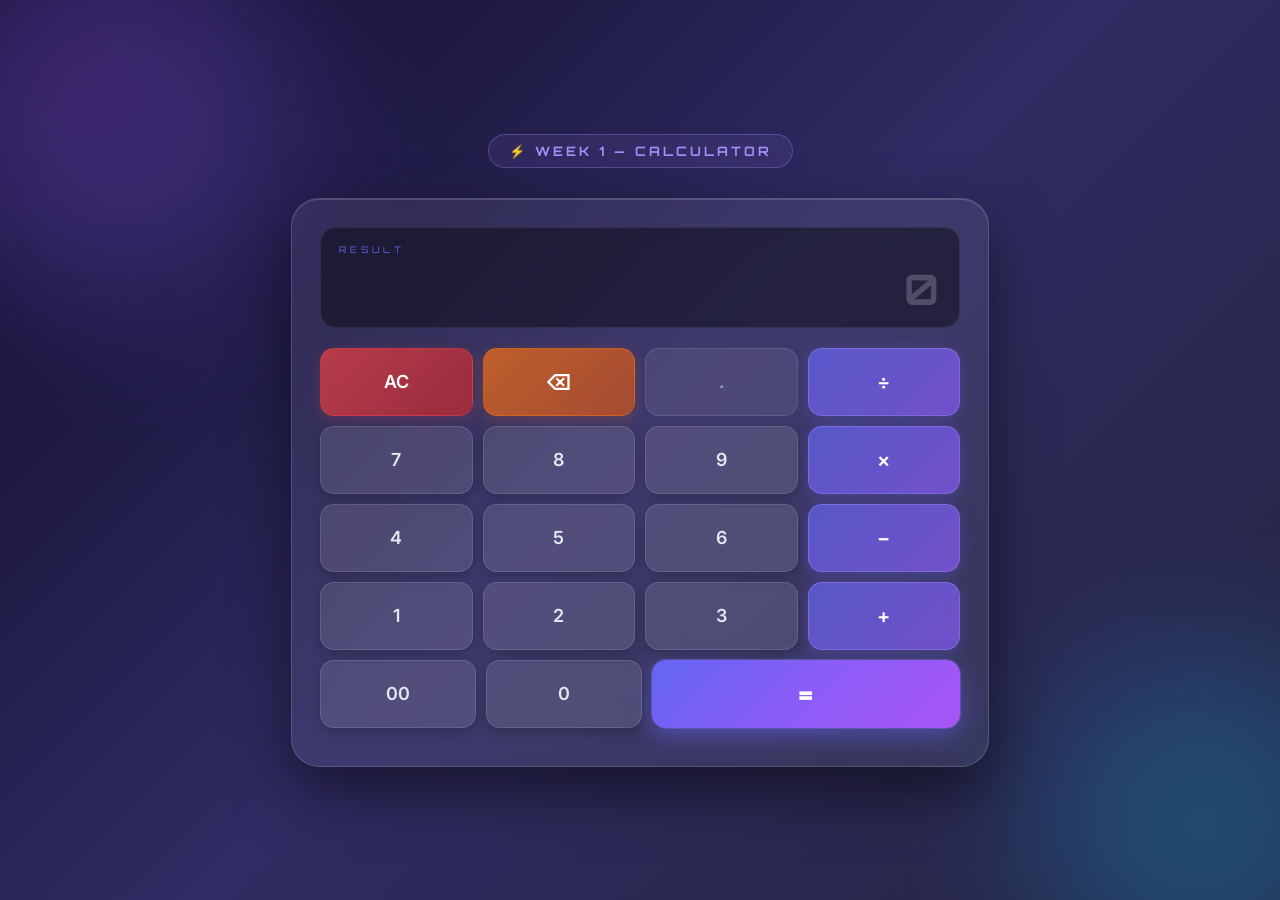
<file: Week 1/index.html>
<!DOCTYPE html>
<html lang="en">

<head>
    <meta charset="UTF-8" />
    <meta name="viewport" content="width=device-width, initial-scale=1.0" />
    <meta name="description" content="A modern glassmorphism calculator with smooth animations" />
    <title>Calculator | Week 1</title>
    <link rel="preconnect" href="https://fonts.googleapis.com">
    <link
        href="https://fonts.googleapis.com/css2?family=Orbitron:wght@400;700;900&family=Inter:wght@300;400;600&display=swap"
        rel="stylesheet">
    <link rel="stylesheet" href="style.css">
</head>

<body>
    <div class="container">
        <div class="week-badge">⚡ Week 1 — Calculator</div>
        <div class="calculator">
            <form onsubmit="return false;">
                <div class="display">
                    <div class="display-label">RESULT</div>
                    <input type="text" id="display" readonly placeholder="0" />
                </div>
                <div class="btn-row">
                    <input type="button" value="AC" onclick="clearDisplay()" class="btn-special btn-clear">
                    <input type="button" value="⌫" onclick="deleteLast()" class="btn-special btn-delete">
                    <input type="button" value="." onclick="appendToDisplay('.')" class="btn-special">
                    <input type="button" value="÷" onclick="appendToDisplay('/')" class="btn-operator">
                </div>
                <div class="btn-row">
                    <input type="button" value="7" onclick="appendToDisplay('7')" class="btn-number">
                    <input type="button" value="8" onclick="appendToDisplay('8')" class="btn-number">
                    <input type="button" value="9" onclick="appendToDisplay('9')" class="btn-number">
                    <input type="button" value="×" onclick="appendToDisplay('*')" class="btn-operator">
                </div>
                <div class="btn-row">
                    <input type="button" value="4" onclick="appendToDisplay('4')" class="btn-number">
                    <input type="button" value="5" onclick="appendToDisplay('5')" class="btn-number">
                    <input type="button" value="6" onclick="appendToDisplay('6')" class="btn-number">
                    <input type="button" value="−" onclick="appendToDisplay('-')" class="btn-operator">
                </div>
                <div class="btn-row">
                    <input type="button" value="1" onclick="appendToDisplay('1')" class="btn-number">
                    <input type="button" value="2" onclick="appendToDisplay('2')" class="btn-number">
                    <input type="button" value="3" onclick="appendToDisplay('3')" class="btn-number">
                    <input type="button" value="+" onclick="appendToDisplay('+')" class="btn-operator">
                </div>
                <div class="btn-row">
                    <input type="button" value="00" onclick="appendToDisplay('00')" class="btn-number">
                    <input type="button" value="0" onclick="appendToDisplay('0')" class="btn-number">
                    <input type="button" value="=" onclick="calculate()" class="btn-equal">
                </div>
            </form>
        </div>
    </div>

    <script>
        function appendToDisplay(val) {
            const disp = document.getElementById('display');
            // Prevent multiple operators in a row
            const operators = ['+', '-', '*', '/'];
            const last = disp.value.slice(-1);
            if (operators.includes(val) && operators.includes(last)) return;
            disp.value += val;
        }

        function clearDisplay() {
            document.getElementById('display').value = '';
        }

        function deleteLast() {
            const disp = document.getElementById('display');
            disp.value = disp.value.toString().slice(0, -1);
        }

        function calculate() {
            const disp = document.getElementById('display');
            try {
                const result = Function('"use strict"; return (' + disp.value + ')')();
                disp.value = parseFloat(result.toFixed(10)).toString();
            } catch (e) {
                disp.value = 'Error';
                setTimeout(() => { disp.value = ''; }, 1200);
            }
        }

        // Keyboard support
        document.addEventListener('keydown', (e) => {
            if ('0123456789+-*/%.'.includes(e.key)) appendToDisplay(e.key);
            else if (e.key === 'Enter' || e.key === '=') calculate();
            else if (e.key === 'Backspace') deleteLast();
            else if (e.key === 'Escape') clearDisplay();
        });
    </script>
</body>

</html>
</file>
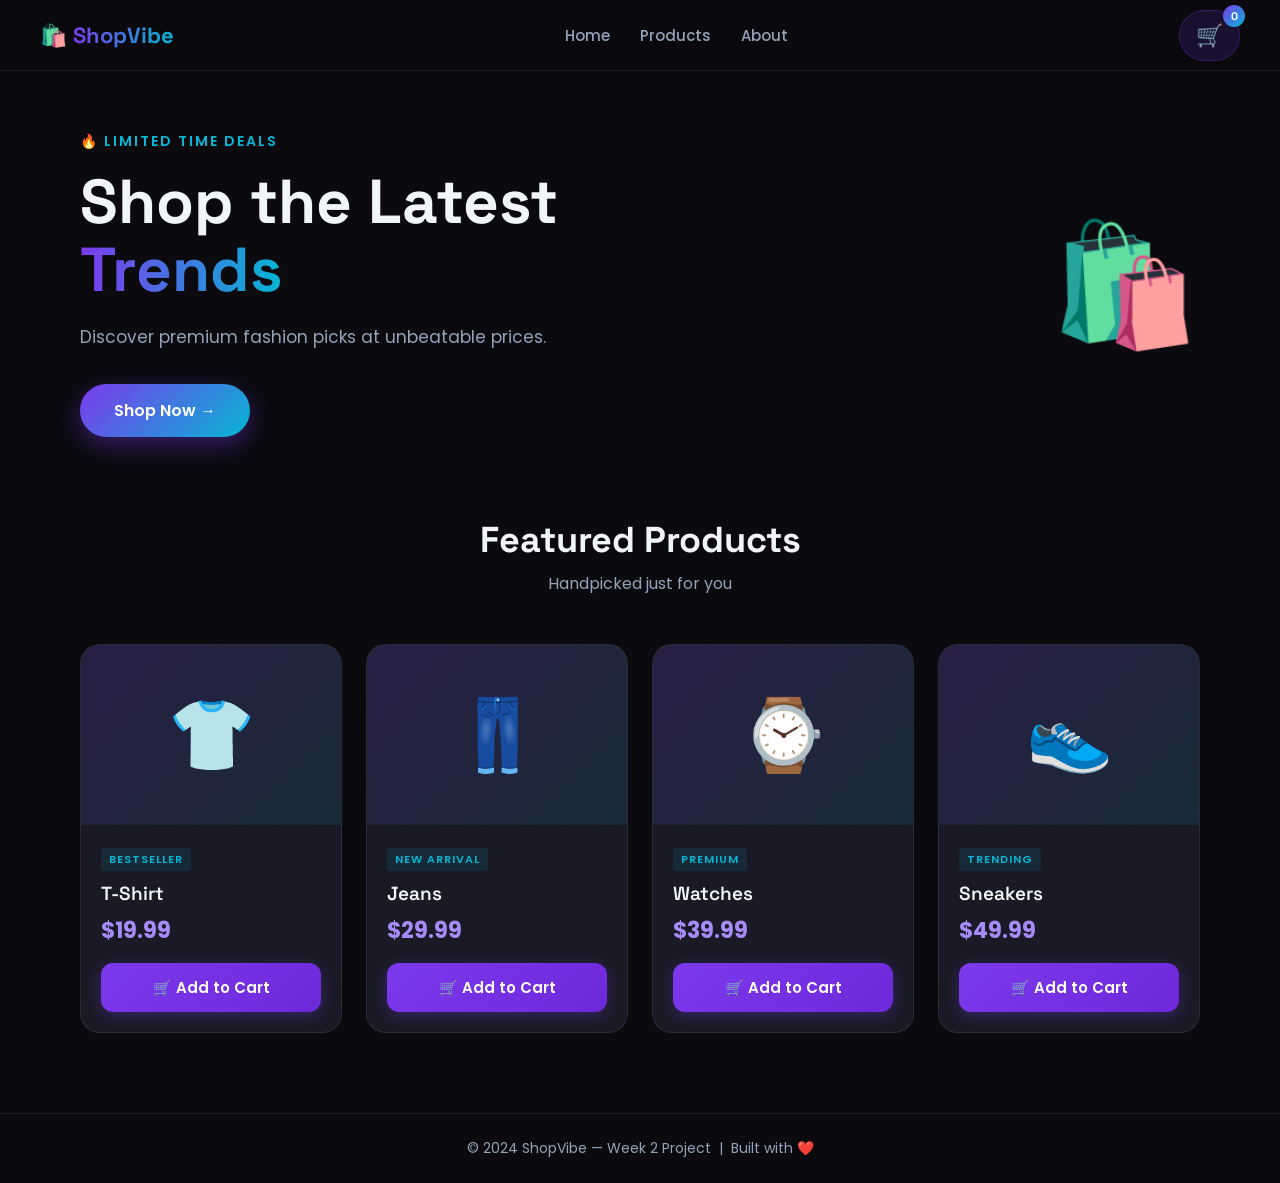
<file: Week 2/index.html>
<!DOCTYPE html>
<html lang="en">
<head>
  <meta charset="UTF-8" />
  <meta name="viewport" content="width=device-width, initial-scale=1.0" />
  <meta name="description" content="Modern E-Commerce store — Week 2 internship project" />
  <title>ShopVibe | E-Commerce Store</title>
  <link rel="preconnect" href="https://fonts.googleapis.com">
  <link href="https://fonts.googleapis.com/css2?family=Poppins:wght@300;400;500;600;700;800&family=Space+Grotesk:wght@400;500;700&display=swap" rel="stylesheet">
  <link rel="stylesheet" href="style1.css">
</head>
<body>

  <header>
    <div class="header-inner">
      <div class="logo">🛍️ <span>ShopVibe</span></div>
      <nav class="nav-links">
        <a href="#">Home</a>
        <a href="#">Products</a>
        <a href="#">About</a>
      </nav>
      <div class="cart-icon" id="cart-icon">
        🛒 <span class="cart-badge" id="cart-count">0</span>
      </div>
    </div>
  </header>

  <section class="hero">
    <div class="hero-text">
      <p class="hero-sub">🔥 Limited Time Deals</p>
      <h1>Shop the Latest <br><span class="gradient-text">Trends</span></h1>
      <p class="hero-desc">Discover premium fashion picks at unbeatable prices.</p>
      <a href="#products" class="cta-btn">Shop Now →</a>
    </div>
    <div class="hero-image">🛍️</div>
  </section>

  <section id="products">
    <div class="section-header">
      <h2>Featured Products</h2>
      <p>Handpicked just for you</p>
    </div>
    <div class="product-grid" id="product-list"></div>
  </section>

  <div class="cart-toast" id="cart-toast">✅ Added to cart!</div>

  <footer>
    <p>© 2024 ShopVibe — Week 2 Project &nbsp;|&nbsp; Built with ❤️</p>
  </footer>

  <script src="script1.js"></script>
</body>
</html>
</file>
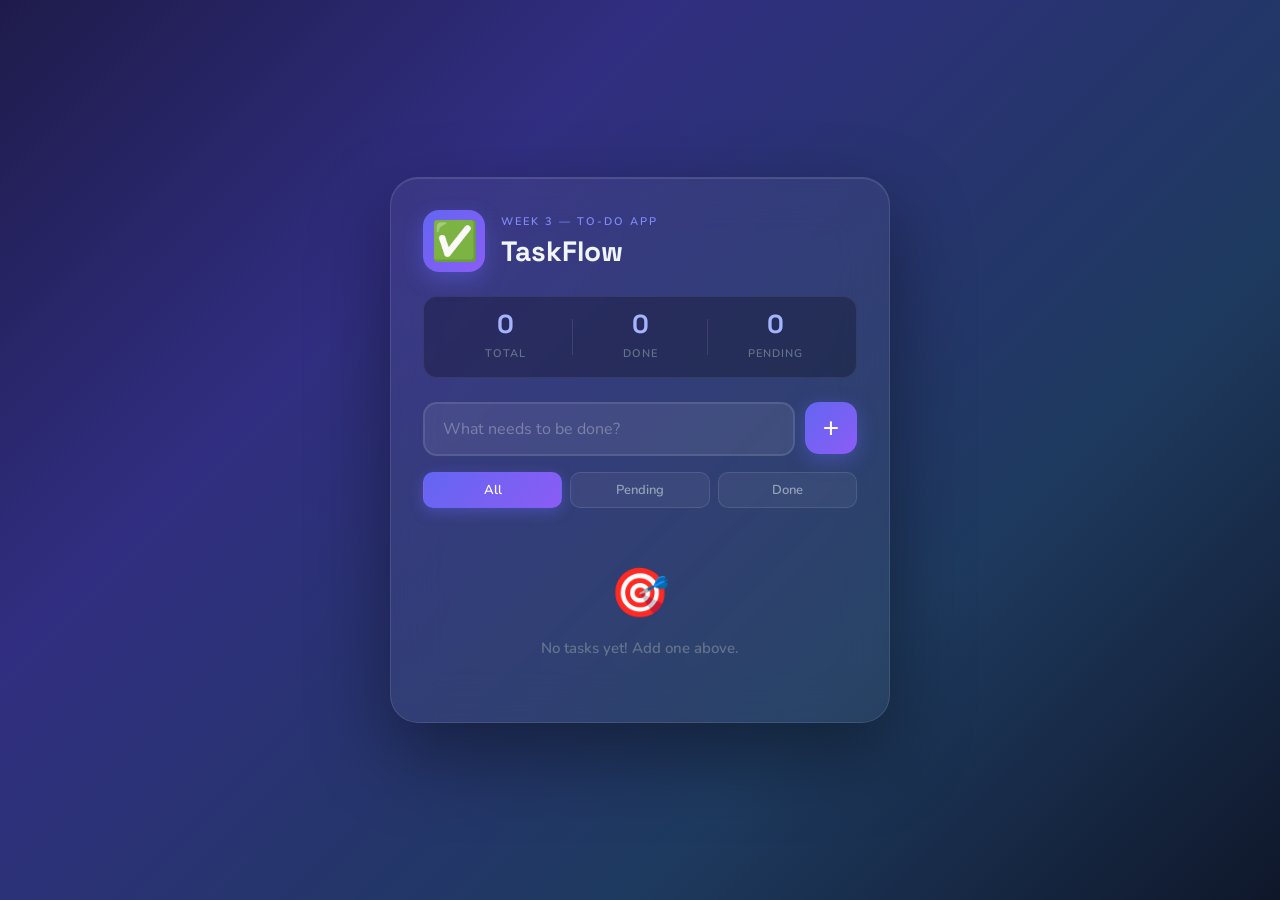
<file: Week 3/index.html>
<!DOCTYPE html>
<html lang="en">
<head>
  <meta charset="UTF-8" />
  <meta name="viewport" content="width=device-width, initial-scale=1" />
  <meta name="description" content="Smart To-Do List — Week 3 internship project" />
  <title>TaskFlow | To-Do List</title>
  <link rel="preconnect" href="https://fonts.googleapis.com">
  <link href="https://fonts.googleapis.com/css2?family=Nunito:wght@300;400;600;700;800;900&family=Space+Grotesk:wght@400;600;700&display=swap" rel="stylesheet">
  <link rel="stylesheet" href="style2.css" />
</head>
<body>
  <div class="app-wrapper">
    <div class="container">

      <div class="app-header">
        <div class="app-icon">✅</div>
        <div>
          <p class="week-label">Week 3 — To-Do App</p>
          <h1>TaskFlow</h1>
        </div>
      </div>

      <div class="stats-bar">
        <div class="stat">
          <span class="stat-num" id="total-count">0</span>
          <span class="stat-label">Total</span>
        </div>
        <div class="stat-divider"></div>
        <div class="stat">
          <span class="stat-num" id="done-count">0</span>
          <span class="stat-label">Done</span>
        </div>
        <div class="stat-divider"></div>
        <div class="stat">
          <span class="stat-num" id="pending-count">0</span>
          <span class="stat-label">Pending</span>
        </div>
      </div>

      <div class="input-section">
        <input type="text" id="todo-input" placeholder="What needs to be done?" autocomplete="off" />
        <button id="add-btn">+</button>
      </div>

      <div class="filter-bar">
        <button class="filter-btn active" data-filter="all">All</button>
        <button class="filter-btn" data-filter="pending">Pending</button>
        <button class="filter-btn" data-filter="done">Done</button>
      </div>

      <ul id="todo-list"></ul>

      <div class="empty-state" id="empty-state">
        <div class="empty-icon">🎯</div>
        <p>No tasks yet! Add one above.</p>
      </div>
    </div>
  </div>
  <!-- Fixed: was incorrectly pointing to script.js, corrected to script2.js -->
  <script src="script2.js"></script>
</body>
</html>
</file>
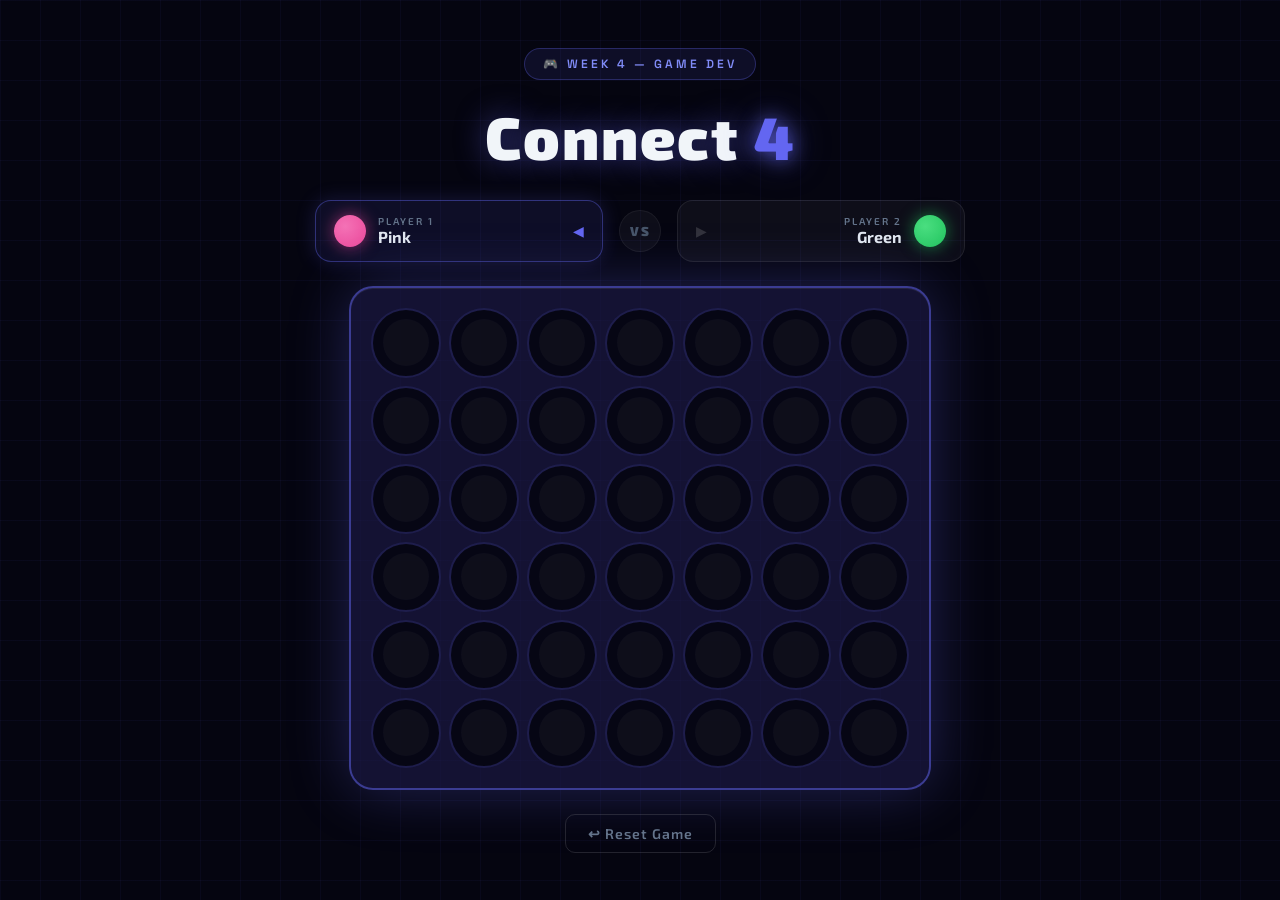
<file: Week 4/index.html>
<!DOCTYPE html>
<html lang="en">
<head>
    <meta charset="UTF-8">
    <meta name="viewport" content="width=device-width, initial-scale=1.0, user-scalable=no">
    <meta name="description" content="Connect 4 — 2-player strategy game. Week 4 internship project." />
    <title>Connect 4 | Week 4</title>
    <link rel="preconnect" href="https://fonts.googleapis.com">
    <link href="https://fonts.googleapis.com/css2?family=Exo+2:wght@400;600;700;800;900&family=Space+Grotesk:wght@400;500;700&display=swap" rel="stylesheet">
    <link rel="stylesheet" href="style3.css">
    <script src="script3.js" defer></script>
</head>
<body>
    <div class="page-wrapper">
        <div class="week-badge">🎮 Week 4 — Game Dev</div>
        <h1>Connect <span class="highlight">4</span></h1>

        <div class="player-status">
            <div class="player-card" id="card-pink">
                <div class="player-chip pink-chip"></div>
                <div class="player-info">
                    <span class="player-label">Player 1</span>
                    <span class="player-name">Pink</span>
                </div>
                <div class="turn-arrow">◀</div>
            </div>
            <div class="vs-badge">VS</div>
            <div class="player-card" id="card-green">
                <div class="turn-arrow">▶</div>
                <div class="player-info" style="text-align:right">
                    <span class="player-label">Player 2</span>
                    <span class="player-name">Green</span>
                </div>
                <div class="player-chip green-chip"></div>
            </div>
        </div>

        <div id="winner-banner" class="winner-banner hidden">
            <span id="winner-text"></span>
            <button id="reset-btn" onclick="resetGame()">🔄 Play Again</button>
        </div>

        <div class="board-container">
            <div id="board"></div>
        </div>

        <button class="reset-link" onclick="resetGame()">↩ Reset Game</button>
    </div>
</body>
</html>
</file>
<file: Week 1/style.css>
@import url('https://fonts.googleapis.com/css2?family=Orbitron:wght@400;700;900&family=Inter:wght@300;400;600&display=swap');

* {
    margin: 0;
    padding: 0;
    box-sizing: border-box;
}

body {
    font-family: 'Inter', sans-serif;
}

.container {
    width: 100%;
    min-height: 100vh;
    background: linear-gradient(135deg, #0f0c29 0%, #302b63 50%, #24243e 100%);
    display: flex;
    flex-direction: column;
    align-items: center;
    justify-content: center;
    padding: 20px;
    position: relative;
    overflow: hidden;
}

/* Animated background blobs */
.container::before,
.container::after {
    content: '';
    position: absolute;
    border-radius: 50%;
    filter: blur(80px);
    opacity: 0.3;
    animation: floatBlob 8s ease-in-out infinite alternate;
}
.container::before {
    width: 400px;
    height: 400px;
    background: radial-gradient(circle, #a855f7, #6366f1);
    top: -100px;
    left: -100px;
}
.container::after {
    width: 350px;
    height: 350px;
    background: radial-gradient(circle, #06b6d4, #3b82f6);
    bottom: -100px;
    right: -100px;
    animation-delay: 2s;
}

@keyframes floatBlob {
    0% { transform: translate(0, 0) scale(1); }
    100% { transform: translate(30px, 30px) scale(1.1); }
}

.week-badge {
    font-family: 'Orbitron', sans-serif;
    font-size: 13px;
    font-weight: 700;
    letter-spacing: 3px;
    color: #a78bfa;
    background: rgba(167, 139, 250, 0.1);
    border: 1px solid rgba(167, 139, 250, 0.3);
    padding: 8px 20px;
    border-radius: 50px;
    margin-bottom: 30px;
    text-transform: uppercase;
    backdrop-filter: blur(10px);
}

.calculator {
    background: rgba(255, 255, 255, 0.07);
    backdrop-filter: blur(20px);
    -webkit-backdrop-filter: blur(20px);
    border: 1px solid rgba(255, 255, 255, 0.15);
    border-radius: 28px;
    padding: 28px;
    box-shadow:
        0 25px 60px rgba(0, 0, 0, 0.5),
        inset 0 1px 0 rgba(255, 255, 255, 0.15);
    position: relative;
    z-index: 1;
    min-width: 320px;
}

/* Display */
.display {
    background: rgba(0, 0, 0, 0.4);
    border-radius: 16px;
    padding: 16px 18px 12px;
    margin-bottom: 20px;
    border: 1px solid rgba(255, 255, 255, 0.08);
}

.display-label {
    font-family: 'Orbitron', sans-serif;
    font-size: 9px;
    letter-spacing: 4px;
    color: #6366f1;
    margin-bottom: 8px;
}

.display input {
    background: transparent;
    border: none;
    outline: none;
    width: 100%;
    text-align: right;
    font-family: 'Orbitron', sans-serif;
    font-size: 42px;
    font-weight: 700;
    color: #e2e8f0;
    letter-spacing: 2px;
    caret-color: #a78bfa;
}

.display input::placeholder {
    color: rgba(255, 255, 255, 0.2);
}

/* Button rows */
.btn-row {
    display: flex;
    gap: 10px;
    margin-bottom: 10px;
}

/* Base button */
.calculator form input[type="button"] {
    flex: 1;
    height: 68px;
    border: none;
    outline: none;
    border-radius: 14px;
    font-size: 18px;
    font-weight: 600;
    cursor: pointer;
    transition: all 0.15s cubic-bezier(0.4, 0, 0.2, 1);
    position: relative;
    overflow: hidden;
    font-family: 'Inter', sans-serif;
}

/* Ripple effect */
.calculator form input[type="button"]:active {
    transform: scale(0.93);
}

/* Number buttons */
.btn-number {
    background: rgba(255, 255, 255, 0.1);
    color: #e2e8f0;
    border: 1px solid rgba(255, 255, 255, 0.12) !important;
    box-shadow: 0 4px 12px rgba(0, 0, 0, 0.2);
}
.btn-number:hover {
    background: rgba(255, 255, 255, 0.18) !important;
    box-shadow: 0 6px 20px rgba(0, 0, 0, 0.3);
}

/* Operator buttons */
.btn-operator {
    background: linear-gradient(135deg, rgba(99, 102, 241, 0.7), rgba(139, 92, 246, 0.7)) !important;
    color: #fff !important;
    border: 1px solid rgba(167, 139, 250, 0.4) !important;
    box-shadow: 0 4px 15px rgba(99, 102, 241, 0.3);
    font-size: 20px !important;
}
.btn-operator:hover {
    background: linear-gradient(135deg, rgba(99, 102, 241, 0.9), rgba(139, 92, 246, 0.9)) !important;
    box-shadow: 0 6px 25px rgba(99, 102, 241, 0.5);
}

/* Special buttons */
.btn-special {
    background: rgba(255, 255, 255, 0.08) !important;
    color: #94a3b8 !important;
    border: 1px solid rgba(255, 255, 255, 0.1) !important;
}
.btn-special:hover {
    background: rgba(255, 255, 255, 0.14) !important;
}

.btn-clear {
    background: linear-gradient(135deg, rgba(239, 68, 68, 0.7), rgba(220, 38, 38, 0.6)) !important;
    color: #fff !important;
    border: 1px solid rgba(239, 68, 68, 0.4) !important;
    box-shadow: 0 4px 15px rgba(239, 68, 68, 0.2);
}
.btn-clear:hover {
    background: linear-gradient(135deg, rgba(239, 68, 68, 0.9), rgba(220, 38, 38, 0.8)) !important;
    box-shadow: 0 6px 25px rgba(239, 68, 68, 0.4);
}

.btn-delete {
    background: linear-gradient(135deg, rgba(249, 115, 22, 0.7), rgba(234, 88, 12, 0.6)) !important;
    color: #fff !important;
    border: 1px solid rgba(249, 115, 22, 0.4) !important;
    box-shadow: 0 4px 15px rgba(249, 115, 22, 0.2);
    font-size: 22px !important;
}
.btn-delete:hover {
    background: linear-gradient(135deg, rgba(249, 115, 22, 0.9), rgba(234, 88, 12, 0.8)) !important;
}

/* Equal button */
.btn-equal {
    flex: 2 !important;
    background: linear-gradient(135deg, #6366f1 0%, #8b5cf6 50%, #a855f7 100%) !important;
    color: #fff !important;
    border: none !important;
    box-shadow:
        0 8px 25px rgba(99, 102, 241, 0.5),
        0 0 0 1px rgba(167, 139, 250, 0.3);
    font-size: 24px !important;
    letter-spacing: 2px;
    font-family: 'Orbitron', sans-serif !important;
    font-weight: 900 !important;
    animation: pulseGlow 3s ease-in-out infinite;
}
.btn-equal:hover {
    transform: scale(1.03) !important;
    box-shadow: 0 12px 35px rgba(99, 102, 241, 0.7);
}

@keyframes pulseGlow {
    0%, 100% { box-shadow: 0 8px 25px rgba(99, 102, 241, 0.5), 0 0 0 1px rgba(167, 139, 250, 0.3); }
    50% { box-shadow: 0 8px 35px rgba(168, 85, 247, 0.7), 0 0 0 2px rgba(167, 139, 250, 0.5); }
}
</file>
<file: Week 2/style1.css>
/* Week 2 — E-Commerce: Premium Dark Theme */
@import url('https://fonts.googleapis.com/css2?family=Poppins:wght@300;400;500;600;700;800&family=Space+Grotesk:wght@400;500;700&display=swap');

*, *::before, *::after {
  margin: 0;
  padding: 0;
  box-sizing: border-box;
}

:root {
  --bg: #0a0a0f;
  --surface: #13131a;
  --card: #1a1a26;
  --border: rgba(255,255,255,0.08);
  --accent: #7c3aed;
  --accent2: #06b6d4;
  --text: #f1f5f9;
  --muted: #94a3b8;
}

body {
  font-family: 'Poppins', sans-serif;
  background: var(--bg);
  color: var(--text);
  min-height: 100vh;
}

/* HEADER */
header {
  position: sticky;
  top: 0;
  z-index: 100;
  background: rgba(10, 10, 15, 0.85);
  backdrop-filter: blur(20px);
  border-bottom: 1px solid var(--border);
  padding: 0 40px;
}

.header-inner {
  max-width: 1200px;
  margin: 0 auto;
  display: flex;
  align-items: center;
  justify-content: space-between;
  height: 70px;
}

.logo {
  font-family: 'Space Grotesk', sans-serif;
  font-size: 22px;
  font-weight: 700;
  color: var(--text);
}
.logo span {
  background: linear-gradient(90deg, #7c3aed, #06b6d4);
  -webkit-background-clip: text;
  -webkit-text-fill-color: transparent;
  background-clip: text;
}

.nav-links {
  display: flex;
  gap: 30px;
}
.nav-links a {
  text-decoration: none;
  color: var(--muted);
  font-size: 15px;
  font-weight: 500;
  transition: color 0.2s;
}
.nav-links a:hover {
  color: var(--text);
}

.cart-icon {
  position: relative;
  font-size: 22px;
  cursor: pointer;
  padding: 8px 16px;
  background: rgba(124, 58, 237, 0.15);
  border: 1px solid rgba(124, 58, 237, 0.3);
  border-radius: 50px;
  transition: all 0.2s;
}
.cart-icon:hover {
  background: rgba(124, 58, 237, 0.3);
}
.cart-badge {
  position: absolute;
  top: -6px;
  right: -6px;
  background: linear-gradient(135deg, #7c3aed, #06b6d4);
  color: white;
  font-size: 11px;
  font-weight: 700;
  width: 22px;
  height: 22px;
  border-radius: 50%;
  display: flex;
  align-items: center;
  justify-content: center;
  font-family: 'Space Grotesk', sans-serif;
}

/* HERO */
.hero {
  max-width: 1200px;
  margin: 60px auto 80px;
  padding: 0 40px;
  display: flex;
  align-items: center;
  justify-content: space-between;
  gap: 40px;
}

.hero-text {
  flex: 1;
}

.hero-sub {
  font-size: 14px;
  font-weight: 600;
  color: var(--accent2);
  letter-spacing: 2px;
  text-transform: uppercase;
  margin-bottom: 16px;
}

.hero-text h1 {
  font-family: 'Space Grotesk', sans-serif;
  font-size: clamp(38px, 5vw, 62px);
  font-weight: 700;
  line-height: 1.1;
  margin-bottom: 20px;
}

.gradient-text {
  background: linear-gradient(90deg, #7c3aed, #06b6d4, #7c3aed);
  background-size: 200%;
  -webkit-background-clip: text;
  -webkit-text-fill-color: transparent;
  background-clip: text;
  animation: shimmer 3s linear infinite;
}

@keyframes shimmer {
  0% { background-position: 0% 50%; }
  100% { background-position: 200% 50%; }
}

.hero-desc {
  color: var(--muted);
  font-size: 17px;
  margin-bottom: 32px;
  line-height: 1.6;
}

.cta-btn {
  display: inline-block;
  text-decoration: none;
  padding: 14px 34px;
  background: linear-gradient(135deg, #7c3aed, #06b6d4);
  color: white;
  font-size: 16px;
  font-weight: 600;
  border-radius: 50px;
  transition: all 0.3s;
  box-shadow: 0 8px 25px rgba(124, 58, 237, 0.4);
}
.cta-btn:hover {
  transform: translateY(-3px);
  box-shadow: 0 14px 35px rgba(124, 58, 237, 0.6);
}

.hero-image {
  font-size: 120px;
  animation: float 3s ease-in-out infinite;
  flex-shrink: 0;
}
@keyframes float {
  0%, 100% { transform: translateY(0); }
  50% { transform: translateY(-16px); }
}

/* PRODUCTS SECTION */
#products {
  max-width: 1200px;
  margin: 0 auto 80px;
  padding: 0 40px;
}

.section-header {
  text-align: center;
  margin-bottom: 48px;
}
.section-header h2 {
  font-family: 'Space Grotesk', sans-serif;
  font-size: 36px;
  font-weight: 700;
  margin-bottom: 8px;
}
.section-header p {
  color: var(--muted);
  font-size: 16px;
}

.product-grid {
  display: grid;
  grid-template-columns: repeat(auto-fill, minmax(250px, 1fr));
  gap: 24px;
}

/* PRODUCT CARD */
.product {
  background: var(--card);
  border: 1px solid var(--border);
  border-radius: 20px;
  overflow: hidden;
  transition: transform 0.3s, box-shadow 0.3s;
  cursor: pointer;
}
.product:hover {
  transform: translateY(-8px);
  box-shadow: 0 20px 50px rgba(124, 58, 237, 0.2);
  border-color: rgba(124, 58, 237, 0.4);
}

.product-emoji {
  width: 100%;
  height: 180px;
  background: linear-gradient(135deg, rgba(124, 58, 237, 0.15), rgba(6, 182, 212, 0.1));
  display: flex;
  align-items: center;
  justify-content: center;
  font-size: 70px;
}

.product-info {
  padding: 20px;
}

.product-tag {
  display: inline-block;
  font-size: 11px;
  font-weight: 600;
  letter-spacing: 1px;
  text-transform: uppercase;
  color: var(--accent2);
  background: rgba(6, 182, 212, 0.1);
  border-radius: 4px;
  padding: 3px 8px;
  margin-bottom: 10px;
}

.product-info h2 {
  font-family: 'Space Grotesk', sans-serif;
  font-size: 19px;
  font-weight: 600;
  margin-bottom: 8px;
  color: var(--text);
}

.product-info .price {
  font-size: 22px;
  font-weight: 700;
  color: #a78bfa;
  margin-bottom: 16px;
}

.product-info button {
  width: 100%;
  padding: 13px;
  background: linear-gradient(135deg, #7c3aed, #6d28d9);
  color: white;
  border: none;
  border-radius: 12px;
  font-size: 15px;
  font-weight: 600;
  cursor: pointer;
  font-family: 'Poppins', sans-serif;
  transition: all 0.25s;
  box-shadow: 0 4px 15px rgba(124, 58, 237, 0.3);
}
.product-info button:hover {
  background: linear-gradient(135deg, #6d28d9, #5b21b6);
  transform: scale(1.02);
  box-shadow: 0 8px 25px rgba(124, 58, 237, 0.5);
}
.product-info button:active {
  transform: scale(0.97);
}

/* CART TOAST */
.cart-toast {
  position: fixed;
  bottom: 30px;
  right: 30px;
  background: linear-gradient(135deg, #7c3aed, #06b6d4);
  color: white;
  padding: 14px 24px;
  border-radius: 12px;
  font-size: 15px;
  font-weight: 600;
  box-shadow: 0 8px 30px rgba(124, 58, 237, 0.4);
  transform: translateY(100px);
  opacity: 0;
  transition: all 0.4s cubic-bezier(0.4, 0, 0.2, 1);
  z-index: 999;
}
.cart-toast.show {
  transform: translateY(0);
  opacity: 1;
}

/* FOOTER */
footer {
  border-top: 1px solid var(--border);
  padding: 24px 40px;
  text-align: center;
  color: var(--muted);
  font-size: 14px;
}

@media (max-width: 768px) {
  .hero { flex-direction: column; text-align: center; }
  .nav-links { display: none; }
  .header-inner { padding: 0; }
  header { padding: 0 20px; }
  #products, .hero { padding: 0 20px; }
}
</file>
<file: Week 3/style2.css>
/* Week 3 — To-Do List: Vibrant Gradient Theme */
@import url('https://fonts.googleapis.com/css2?family=Nunito:wght@300;400;600;700;800;900&family=Space+Grotesk:wght@400;600;700&display=swap');

*, *::before, *::after {
  margin: 0;
  padding: 0;
  box-sizing: border-box;
}

body {
  font-family: 'Nunito', sans-serif;
  background: linear-gradient(135deg, #1e1b4b 0%, #312e81 30%, #1e3a5f 70%, #0f172a 100%);
  min-height: 100vh;
  display: flex;
  align-items: center;
  justify-content: center;
  padding: 24px;
}

.app-wrapper {
  width: 100%;
  max-width: 500px;
}

.container {
  background: rgba(255, 255, 255, 0.05);
  backdrop-filter: blur(24px);
  -webkit-backdrop-filter: blur(24px);
  border: 1px solid rgba(255, 255, 255, 0.1);
  border-radius: 28px;
  padding: 32px;
  box-shadow:
    0 32px 80px rgba(0, 0, 0, 0.4),
    inset 0 1px 0 rgba(255, 255, 255, 0.12);
}

/* APP HEADER */
.app-header {
  display: flex;
  align-items: center;
  gap: 16px;
  margin-bottom: 24px;
}

.app-icon {
  font-size: 38px;
  width: 62px;
  height: 62px;
  background: linear-gradient(135deg, #6366f1, #8b5cf6);
  border-radius: 16px;
  display: flex;
  align-items: center;
  justify-content: center;
  box-shadow: 0 8px 20px rgba(99, 102, 241, 0.4);
  flex-shrink: 0;
}

.week-label {
  font-size: 11px;
  letter-spacing: 2px;
  text-transform: uppercase;
  color: #818cf8;
  font-weight: 600;
  margin-bottom: 4px;
}

h1 {
  font-family: 'Space Grotesk', sans-serif;
  font-size: 28px;
  font-weight: 700;
  color: #f1f5f9;
  text-align: left;
  margin-bottom: 0;
}

/* STATS BAR */
.stats-bar {
  display: flex;
  align-items: center;
  justify-content: center;
  gap: 0;
  background: rgba(0, 0, 0, 0.25);
  border-radius: 14px;
  padding: 14px;
  margin-bottom: 24px;
  border: 1px solid rgba(255, 255, 255, 0.07);
}

.stat {
  flex: 1;
  text-align: center;
}

.stat-num {
  display: block;
  font-family: 'Space Grotesk', sans-serif;
  font-size: 26px;
  font-weight: 700;
  color: #a5b4fc;
  line-height: 1;
  margin-bottom: 4px;
}

.stat-label {
  font-size: 11px;
  font-weight: 600;
  letter-spacing: 1px;
  text-transform: uppercase;
  color: #64748b;
}

.stat-divider {
  width: 1px;
  height: 36px;
  background: rgba(255, 255, 255, 0.1);
}

/* INPUT SECTION */
.input-section {
  display: flex;
  gap: 10px;
  margin-bottom: 16px;
}

#todo-input {
  flex-grow: 1;
  padding: 14px 18px;
  background: rgba(255, 255, 255, 0.08);
  border: 2px solid rgba(255, 255, 255, 0.1);
  border-radius: 14px;
  font-size: 16px;
  font-family: 'Nunito', sans-serif;
  font-weight: 600;
  color: #f1f5f9;
  outline: none;
  transition: all 0.25s;
}
#todo-input::placeholder {
  color: rgba(255, 255, 255, 0.3);
  font-weight: 400;
}
#todo-input:focus {
  border-color: #6366f1;
  background: rgba(99, 102, 241, 0.1);
  box-shadow: 0 0 0 3px rgba(99, 102, 241, 0.2);
}

#add-btn {
  width: 52px;
  height: 52px;
  background: linear-gradient(135deg, #6366f1, #8b5cf6);
  color: white;
  border: none;
  border-radius: 14px;
  font-size: 28px;
  font-weight: 300;
  cursor: pointer;
  transition: all 0.2s;
  box-shadow: 0 6px 20px rgba(99, 102, 241, 0.4);
  display: flex;
  align-items: center;
  justify-content: center;
  line-height: 1;
  flex-shrink: 0;
}
#add-btn:hover {
  transform: scale(1.08) rotate(90deg);
  box-shadow: 0 10px 30px rgba(99, 102, 241, 0.6);
}
#add-btn:active {
  transform: scale(0.95);
}

/* FILTER BAR */
.filter-bar {
  display: flex;
  gap: 8px;
  margin-bottom: 20px;
}

.filter-btn {
  flex: 1;
  padding: 8px 12px;
  border: 1px solid rgba(255, 255, 255, 0.1);
  background: rgba(255, 255, 255, 0.05);
  color: #94a3b8;
  border-radius: 10px;
  font-size: 13px;
  font-weight: 600;
  font-family: 'Nunito', sans-serif;
  cursor: pointer;
  transition: all 0.2s;
}
.filter-btn.active {
  background: linear-gradient(135deg, #6366f1, #8b5cf6);
  color: white;
  border-color: transparent;
  box-shadow: 0 4px 14px rgba(99, 102, 241, 0.4);
}
.filter-btn:hover:not(.active) {
  background: rgba(255, 255, 255, 0.1);
  color: #e2e8f0;
}

/* TODO LIST */
#todo-list {
  list-style: none;
  padding: 0;
  display: flex;
  flex-direction: column;
  gap: 10px;
  max-height: 380px;
  overflow-y: auto;
  overflow-x: hidden;
  scrollbar-width: thin;
  scrollbar-color: rgba(99, 102, 241, 0.4) transparent;
}

#todo-list::-webkit-scrollbar {
  width: 5px;
}
#todo-list::-webkit-scrollbar-track { background: transparent; }
#todo-list::-webkit-scrollbar-thumb {
  background: rgba(99, 102, 241, 0.4);
  border-radius: 10px;
}

#todo-list li {
  display: flex;
  align-items: center;
  gap: 12px;
  padding: 14px 16px;
  background: rgba(255, 255, 255, 0.06);
  border: 1px solid rgba(255, 255, 255, 0.08);
  border-radius: 14px;
  cursor: pointer;
  transition: all 0.25s;
  animation: slideIn 0.3s cubic-bezier(0.4, 0, 0.2, 1);
  user-select: none;
}

@keyframes slideIn {
  from { opacity: 0; transform: translateY(-12px) scale(0.97); }
  to   { opacity: 1; transform: translateY(0) scale(1); }
}

#todo-list li:hover {
  background: rgba(255, 255, 255, 0.1);
  border-color: rgba(99, 102, 241, 0.3);
  transform: translateX(4px);
}

.task-check {
  width: 22px;
  height: 22px;
  border: 2px solid rgba(255, 255, 255, 0.25);
  border-radius: 50%;
  flex-shrink: 0;
  transition: all 0.25s;
  display: flex;
  align-items: center;
  justify-content: center;
  font-size: 13px;
}

.task-text {
  flex: 1;
  font-size: 15px;
  font-weight: 600;
  color: #e2e8f0;
  transition: all 0.25s;
  word-break: break-word;
}

#todo-list li.completed {
  background: rgba(99, 102, 241, 0.08);
  border-color: rgba(99, 102, 241, 0.2);
}
#todo-list li.completed .task-check {
  background: linear-gradient(135deg, #6366f1, #8b5cf6);
  border-color: transparent;
}
#todo-list li.completed .task-text {
  text-decoration: line-through;
  color: #64748b;
}

.delete-btn {
  background: none;
  border: none;
  color: rgba(239, 68, 68, 0.6);
  font-size: 18px;
  cursor: pointer;
  padding: 4px 8px;
  border-radius: 8px;
  transition: all 0.2s;
  flex-shrink: 0;
  line-height: 1;
}
.delete-btn:hover {
  background: rgba(239, 68, 68, 0.15);
  color: #ef4444;
  transform: scale(1.2);
}

/* EMPTY STATE */
.empty-state {
  text-align: center;
  padding: 32px 20px;
  display: none;
}
.empty-state.visible {
  display: block;
}
.empty-icon {
  font-size: 48px;
  margin-bottom: 12px;
  animation: bounce 2s ease-in-out infinite;
}
@keyframes bounce {
  0%, 100% { transform: translateY(0); }
  50% { transform: translateY(-8px); }
}
.empty-state p {
  color: #64748b;
  font-size: 15px;
  font-weight: 600;
}
</file>
<file: Week 4/style3.css>
/* Week 4 — Connect 4: Neon Arcade Theme */
@import url('https://fonts.googleapis.com/css2?family=Exo+2:wght@400;600;700;800;900&family=Space+Grotesk:wght@400;500;700&display=swap');

*, *::before, *::after {
    margin: 0;
    padding: 0;
    box-sizing: border-box;
}

body {
    font-family: 'Exo 2', sans-serif;
    background: #050510;
    min-height: 100vh;
    display: flex;
    align-items: center;
    justify-content: center;
    overflow-x: hidden;
}

/* Animated grid background */
body::before {
    content: '';
    position: fixed;
    inset: 0;
    background-image:
        linear-gradient(rgba(99, 102, 241, 0.05) 1px, transparent 1px),
        linear-gradient(90deg, rgba(99, 102, 241, 0.05) 1px, transparent 1px);
    background-size: 40px 40px;
    pointer-events: none;
}

.page-wrapper {
    display: flex;
    flex-direction: column;
    align-items: center;
    padding: 40px 20px;
    position: relative;
    z-index: 1;
    width: 100%;
}

/* BADGE */
.week-badge {
    font-family: 'Space Grotesk', sans-serif;
    font-size: 12px;
    font-weight: 600;
    letter-spacing: 3px;
    color: #818cf8;
    background: rgba(99, 102, 241, 0.1);
    border: 1px solid rgba(99, 102, 241, 0.3);
    padding: 7px 18px;
    border-radius: 50px;
    margin-bottom: 20px;
    text-transform: uppercase;
}

/* TITLE */
h1 {
    font-family: 'Exo 2', sans-serif;
    font-size: clamp(36px, 6vw, 60px);
    font-weight: 900;
    color: #f1f5f9;
    letter-spacing: 2px;
    margin-bottom: 28px;
    text-shadow: 0 0 30px rgba(99, 102, 241, 0.5);
}

.highlight {
    color: #6366f1;
    text-shadow: 0 0 20px rgba(99, 102, 241, 0.8), 0 0 40px rgba(99, 102, 241, 0.4);
}

/* PLAYER STATUS */
.player-status {
    display: flex;
    align-items: center;
    gap: 16px;
    margin-bottom: 24px;
    width: 100%;
    max-width: 650px;
}

.player-card {
    flex: 1;
    display: flex;
    align-items: center;
    gap: 12px;
    padding: 14px 18px;
    background: rgba(255, 255, 255, 0.04);
    border: 1px solid rgba(255, 255, 255, 0.08);
    border-radius: 16px;
    transition: all 0.3s;
}

.player-card.active-player {
    background: rgba(99, 102, 241, 0.1);
    border-color: rgba(99, 102, 241, 0.4);
    box-shadow: 0 0 20px rgba(99, 102, 241, 0.2);
}

.player-chip {
    width: 32px;
    height: 32px;
    border-radius: 50%;
    flex-shrink: 0;
    box-shadow: 0 0 12px var(--chip-glow, transparent);
}

.pink-chip {
    background: radial-gradient(circle at 35% 35%, #f472b6, #ec4899);
    box-shadow: 0 0 16px rgba(236, 72, 153, 0.6);
    --chip-glow: rgba(236, 72, 153, 0.6);
}

.green-chip {
    background: radial-gradient(circle at 35% 35%, #4ade80, #22c55e);
    box-shadow: 0 0 16px rgba(34, 197, 94, 0.6);
    --chip-glow: rgba(34, 197, 94, 0.6);
}

.player-info {
    flex: 1;
}

.player-label {
    display: block;
    font-size: 10px;
    letter-spacing: 2px;
    text-transform: uppercase;
    color: #64748b;
    font-weight: 600;
}

.player-name {
    display: block;
    font-size: 16px;
    font-weight: 700;
    color: #e2e8f0;
}

.turn-arrow {
    font-size: 14px;
    color: rgba(255, 255, 255, 0.15);
    transition: all 0.3s;
}

.player-card.active-player .turn-arrow {
    color: #6366f1;
}

.vs-badge {
    font-family: 'Exo 2', sans-serif;
    font-size: 13px;
    font-weight: 900;
    letter-spacing: 2px;
    color: #475569;
    background: rgba(255, 255, 255, 0.04);
    border: 1px solid rgba(255, 255, 255, 0.06);
    width: 42px;
    height: 42px;
    border-radius: 50%;
    display: flex;
    align-items: center;
    justify-content: center;
    flex-shrink: 0;
}

/* WINNER BANNER */
.winner-banner {
    display: flex;
    align-items: center;
    gap: 16px;
    background: linear-gradient(135deg, rgba(99, 102, 241, 0.2), rgba(139, 92, 246, 0.2));
    border: 1px solid rgba(99, 102, 241, 0.4);
    border-radius: 16px;
    padding: 16px 24px;
    margin-bottom: 20px;
    max-width: 650px;
    width: 100%;
    animation: winnerPulse 1.5s ease-in-out infinite;
}

.winner-banner.hidden {
    display: none;
}

@keyframes winnerPulse {
    0%, 100% { box-shadow: 0 0 20px rgba(99, 102, 241, 0.3); }
    50% { box-shadow: 0 0 40px rgba(139, 92, 246, 0.6); }
}

#winner-text {
    flex: 1;
    font-family: 'Exo 2', sans-serif;
    font-size: 20px;
    font-weight: 800;
    color: #f1f5f9;
    letter-spacing: 1px;
}

#reset-btn {
    padding: 10px 20px;
    background: linear-gradient(135deg, #6366f1, #8b5cf6);
    color: white;
    border: none;
    border-radius: 10px;
    font-size: 14px;
    font-weight: 700;
    font-family: 'Exo 2', sans-serif;
    cursor: pointer;
    transition: all 0.2s;
    white-space: nowrap;
}
#reset-btn:hover {
    transform: scale(1.05);
    box-shadow: 0 6px 20px rgba(99, 102, 241, 0.5);
}

/* BOARD CONTAINER */
.board-container {
    background: rgba(30, 27, 75, 0.6);
    border: 2px solid rgba(99, 102, 241, 0.5);
    border-radius: 24px;
    padding: 20px;
    box-shadow:
        0 0 60px rgba(99, 102, 241, 0.3),
        inset 0 1px 0 rgba(255, 255, 255, 0.08);
    margin-bottom: 24px;
}

#board {
    display: grid;
    grid-template-columns: repeat(7, 1fr);
    gap: 8px;
    width: 100%;
    max-width: 600px;
}

/* TILES */
.tile {
    width: 70px;
    height: 70px;
    background: rgba(5, 5, 16, 0.85);
    border-radius: 50%;
    border: 2px solid rgba(99, 102, 241, 0.25);
    cursor: pointer;
    transition: all 0.2s;
    position: relative;
    overflow: hidden;
}

.tile::after {
    content: '';
    position: absolute;
    inset: 15%;
    border-radius: 50%;
    background: rgba(255, 255, 255, 0.03);
}

.tile:hover {
    border-color: rgba(99, 102, 241, 0.6);
    box-shadow: 0 0 14px rgba(99, 102, 241, 0.3);
    transform: scale(1.05);
}

/* PIECES */
.pink-piece {
    background: radial-gradient(circle at 35% 35%, #f9a8d4, #ec4899, #be185d) !important;
    border-color: rgba(236, 72, 153, 0.6) !important;
    box-shadow: 0 0 20px rgba(236, 72, 153, 0.7), inset 0 -3px 6px rgba(0,0,0,0.3) !important;
    animation: dropIn 0.3s cubic-bezier(0.4, 0, 0.2, 1);
    cursor: default;
}

.green-piece {
    background: radial-gradient(circle at 35% 35%, #86efac, #22c55e, #15803d) !important;
    border-color: rgba(34, 197, 94, 0.6) !important;
    box-shadow: 0 0 20px rgba(34, 197, 94, 0.7), inset 0 -3px 6px rgba(0,0,0,0.3) !important;
    animation: dropIn 0.3s cubic-bezier(0.4, 0, 0.2, 1);
    cursor: default;
}

@keyframes dropIn {
    from { transform: scale(0) rotate(-180deg); opacity: 0; }
    to   { transform: scale(1) rotate(0deg);   opacity: 1; }
}

/* Winning pieces glow */
.winning-piece {
    animation: winGlow 0.6s ease-in-out infinite alternate !important;
}
@keyframes winGlow {
    from { box-shadow: 0 0 20px rgba(255,255,255,0.3); transform: scale(1); }
    to   { box-shadow: 0 0 40px rgba(255,255,255,0.8); transform: scale(1.08); }
}

/* RESET LINK */
.reset-link {
    background: none;
    border: 1px solid rgba(255, 255, 255, 0.12);
    color: #64748b;
    font-size: 14px;
    font-family: 'Exo 2', sans-serif;
    font-weight: 600;
    cursor: pointer;
    padding: 10px 22px;
    border-radius: 10px;
    transition: all 0.2s;
    letter-spacing: 1px;
}
.reset-link:hover {
    color: #94a3b8;
    background: rgba(255, 255, 255, 0.05);
    border-color: rgba(255, 255, 255, 0.2);
}

/* RESPONSIVE */
@media (max-width: 520px) {
    .tile { width: 42px; height: 42px; }
    #board { gap: 5px; }
    .board-container { padding: 12px; }
    .player-status { flex-direction: column; }
    .vs-badge { display: none; }
}
</file>
